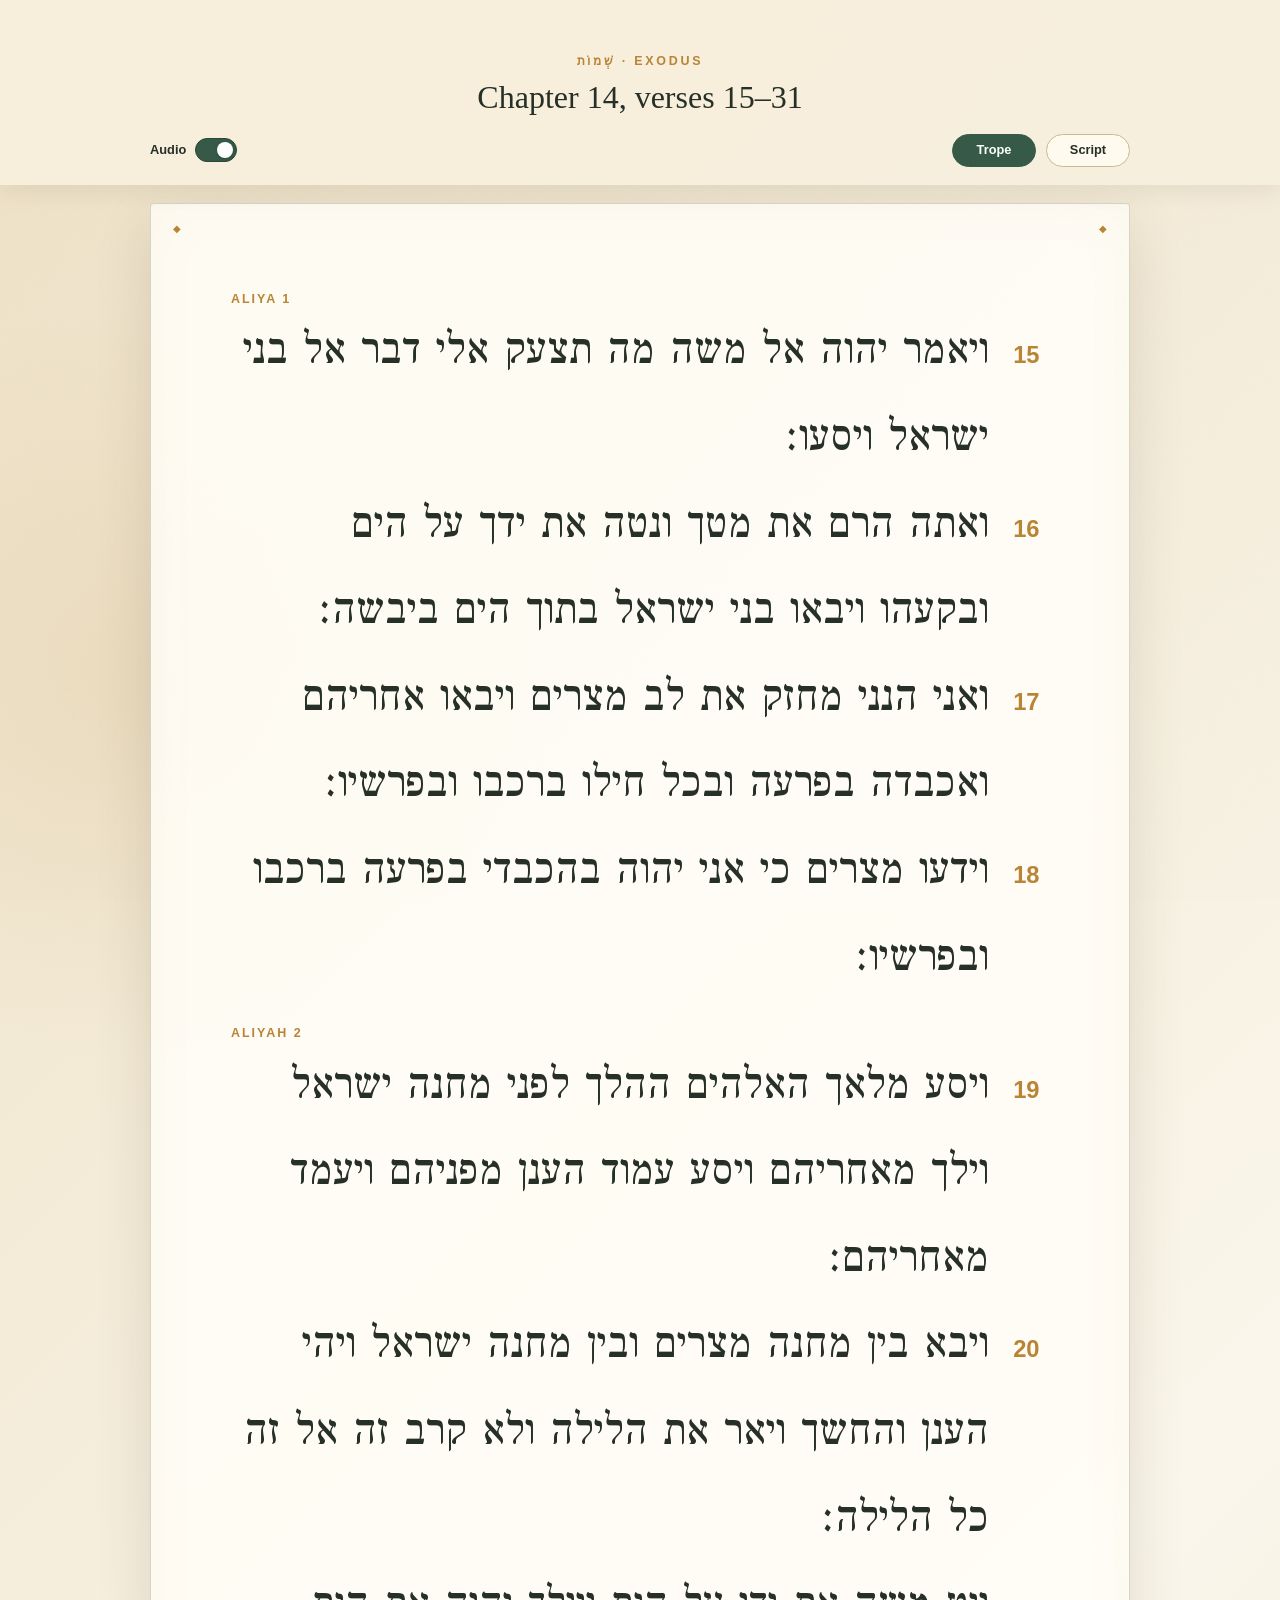
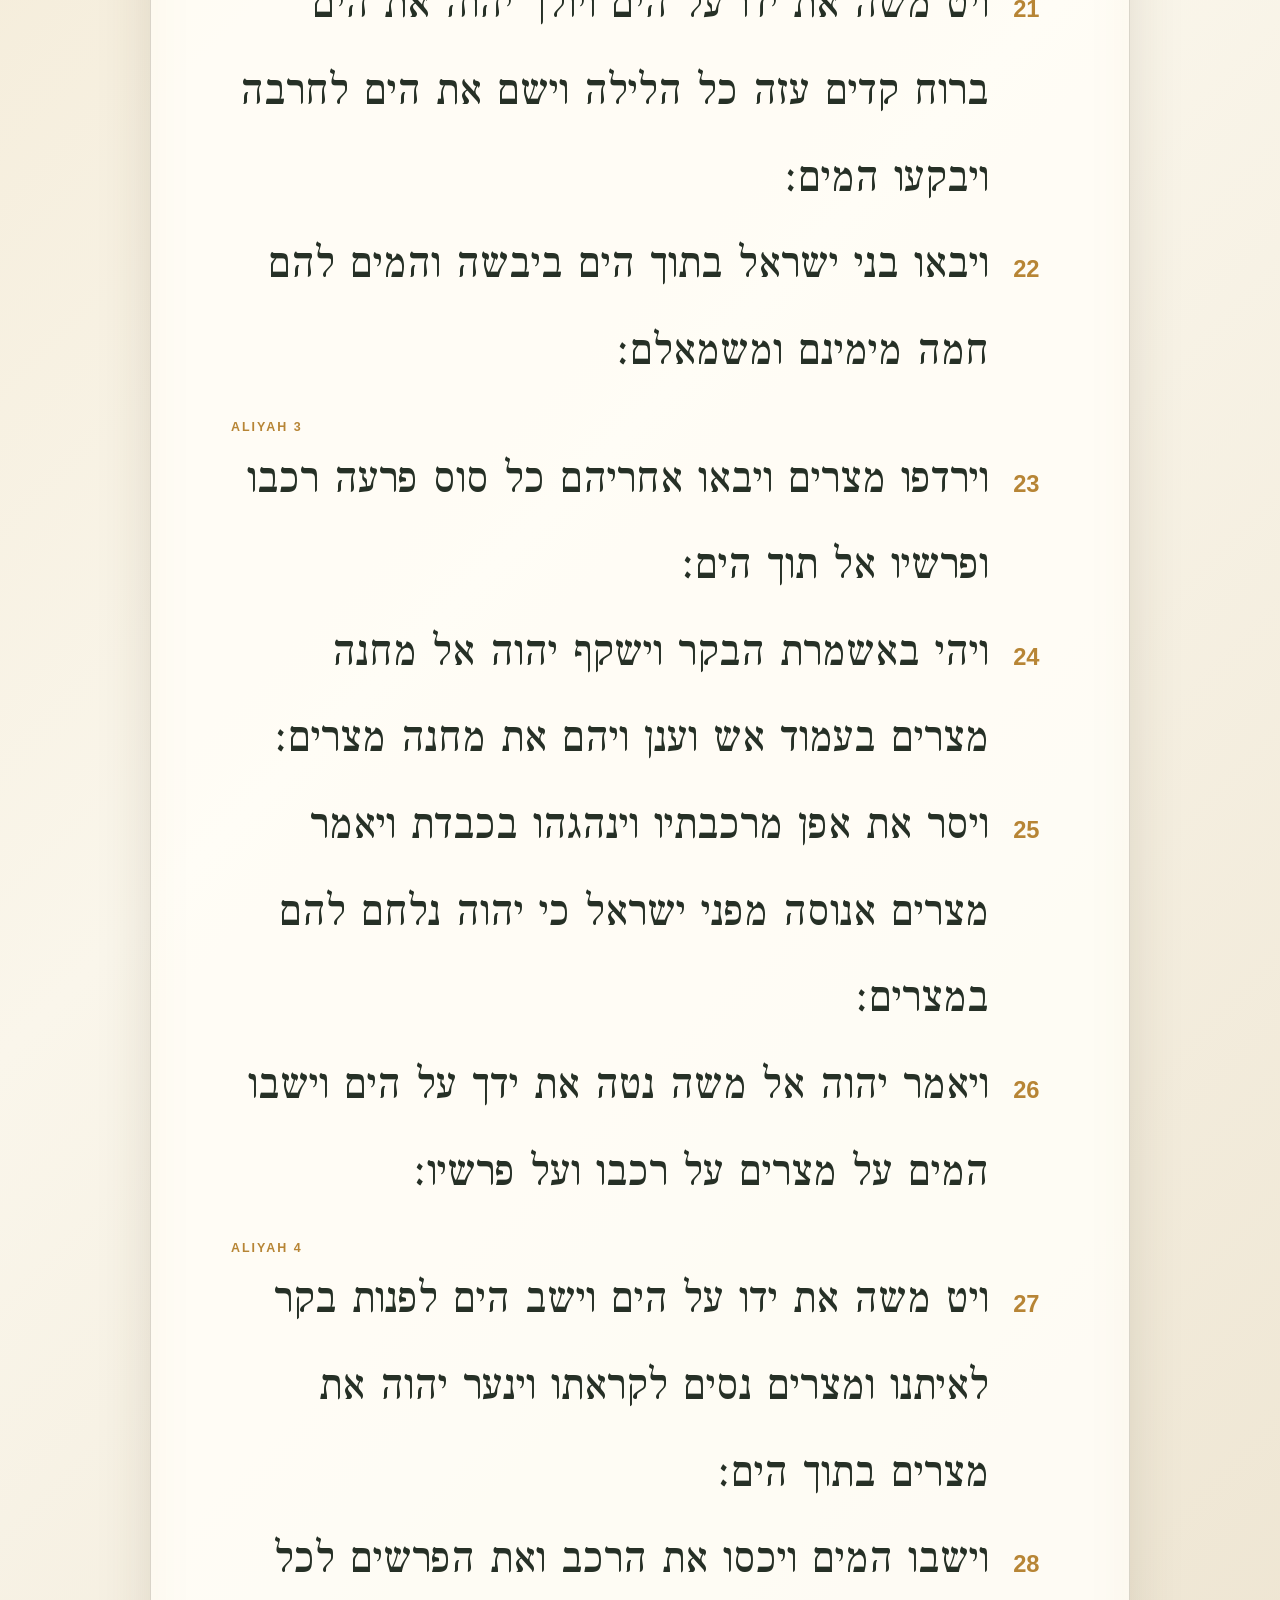
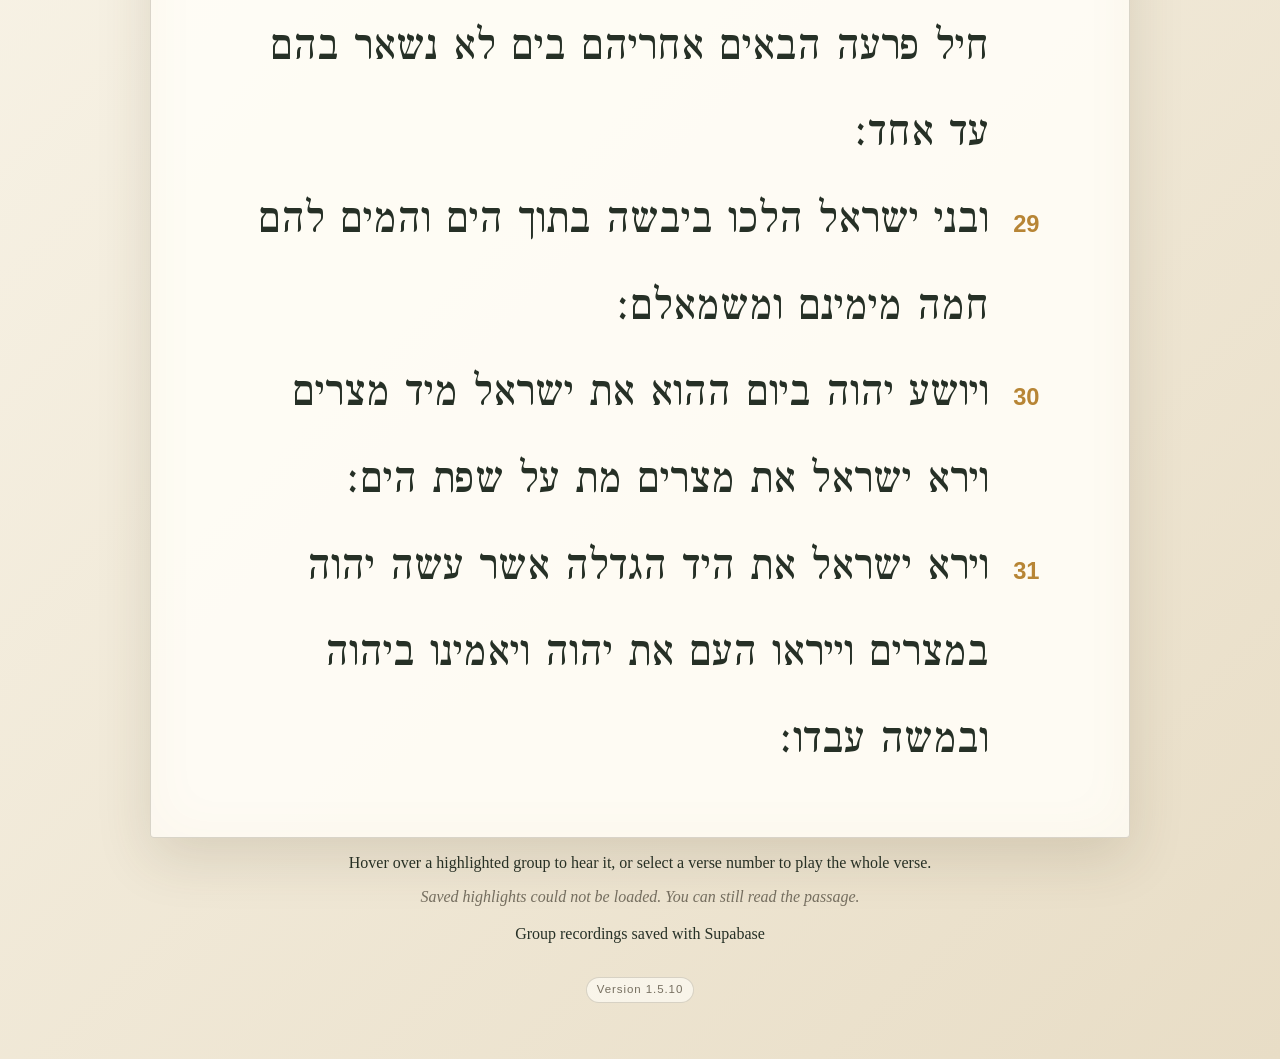
<file: index.html>
<!doctype html>
<html lang="en">
<head>
  <meta charset="utf-8">
  <meta name="viewport" content="width=device-width, initial-scale=1">
  <meta name="theme-color" content="#f3ead6">
  <title>Exodus 14:15–31 · Chant the Verses</title>
  <link rel="preconnect" href="https://fonts.googleapis.com">
  <link rel="preconnect" href="https://fonts.gstatic.com" crossorigin>
  <link href="https://fonts.googleapis.com/css2?family=Frank+Ruhl+Libre:wght@400;600;700&display=swap" rel="stylesheet">
  <link rel="stylesheet" href="styles.css">
</head>
<body>
  <main class="page">
    <header class="page-header">
      <p class="eyebrow">שְׁמוֹת · EXODUS</p>
      <h1>Chapter 14, verses 15–31</h1>
      <div class="record-controls" hidden>
        <button id="record-button" type="button" aria-pressed="false" disabled>Record</button>
        <p id="record-status" role="status"></p>
      </div>

      <div class="display-controls" aria-label="Display and audio options">
        <label class="audio-toggle" for="audio-toggle">
          <span>Audio</span>
          <input id="audio-toggle" type="checkbox" checked>
          <span class="audio-toggle-track" aria-hidden="true"></span>
        </label>
        <span class="display-controls-spacer" aria-hidden="true"></span>
        <button class="display-toggle active" id="trope-toggle" type="button" aria-pressed="true">Trope</button>
        <button class="display-toggle" id="script-toggle" type="button" aria-pressed="false">Script</button>
      </div>
    </header>

    <section class="passage-card" id="passage" aria-label="Exodus chapter 14, verses 15 through 31"></section>

    <p>Hover over a highlighted group to hear it, or select a verse number to play the whole verse.</p>
    <p class="status" id="status" aria-live="polite"></p>
    <section class="recordings-card" id="current-recording" aria-labelledby="recordings-heading" hidden>
      <h2 id="recordings-heading">Current recording</h2>
      <p>Only your current recording is available here. Times are shown in Pacific time.</p>
      <div class="recordings-scroll">
        <table class="recordings-table">
          <thead><tr><th scope="col">Name</th><th scope="col">Start Time</th><th scope="col">Playback</th><th scope="col">Delete</th></tr></thead>
          <tbody id="recordings-list"></tbody>
        </table>
      </div>
    </section>
    <p class="audio-credit">Group recordings saved with Supabase</p>
    <p class="version">Version 1.5.10</p>
  </main>
  <script src="app.js"></script>
  <script src="recordings.js"></script>
</body>
</html>
</file>
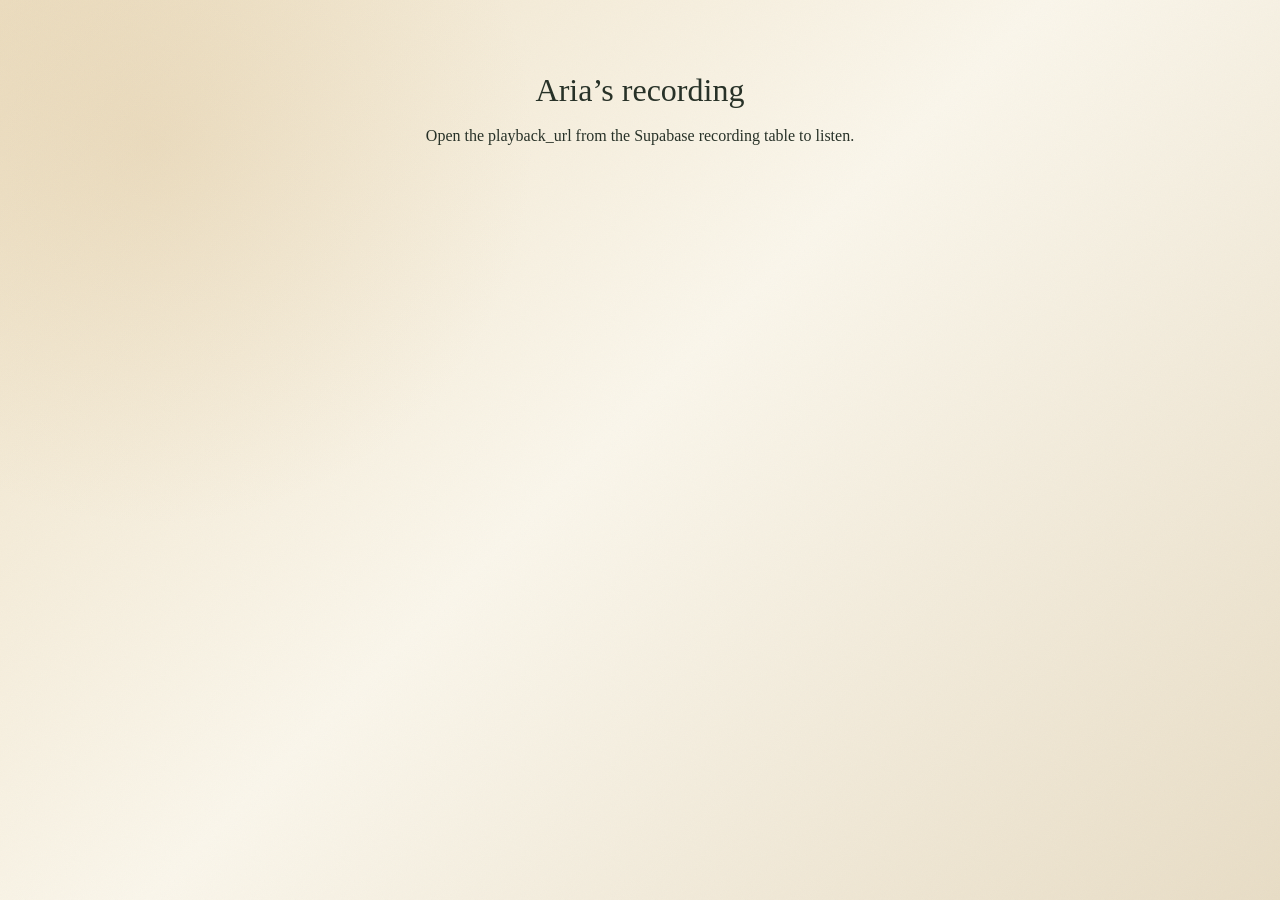
<file: recording.html>
<!doctype html>
<html lang="en">
<head>
  <meta charset="utf-8">
  <meta name="viewport" content="width=device-width, initial-scale=1">
  <meta name="referrer" content="no-referrer">
  <meta name="robots" content="noindex, nofollow">
  <title>Aria · Saved recording</title>
  <link rel="stylesheet" href="styles.css?v=1.5.8">
</head>
<body>
  <main class="page">
    <h1>Aria’s recording</h1>
    <p id="playback-status" role="status">Loading recording…</p>
    <section class="recordings-card" id="saved-recording" hidden>
      <p><strong>Name:</strong> Aria</p>
      <p><strong>Start Time:</strong> <span id="saved-start-time"></span></p>
      <audio id="saved-audio" controls preload="metadata" aria-label="Play Aria’s saved recording"></audio>
    </section>
  </main>
  <script src="recording-player.js?v=1.5.8"></script>
</body>
</html>
</file>
<file: styles.css>
@import url('https://fonts.googleapis.com/css2?family=Frank+Ruhl+Libre:wght@400;600;700&display=swap');

@font-face {
  font-family: "Taamey Frank CLM";
  src: url("fonts/taamey-frank/TTF/TaameyFrankCLM-Medium.ttf") format("truetype");
  font-style: normal;
  font-weight: 400;
  font-display: swap;
}

@font-face {
  font-family: "Stam Ashkenaz CLM";
  src: url("fonts/StamAshkenazCLM.ttf") format("truetype");
  font-style: normal;
  font-weight: 400;
  font-display: swap;
}

:root {
  color-scheme: light;
  --ink: #263026;
  --muted: #766f60;
  --paper: #fffdf7;
  --cream: #f3ead6;
  --gold: #b78535;
  --green: #365a47;
}

* { box-sizing: border-box; }

body {
  margin: 0;
  min-height: 100vh;
  color: var(--ink);
  background:
    radial-gradient(circle at 12% 16%, rgba(183,133,53,.12), transparent 24rem),
    linear-gradient(135deg, #eee1c6, #faf6eb 48%, #e8ddc6);
  font-family: Georgia, serif;
}

body::before {
  content: "";
  position: fixed;
  inset: 0;
  pointer-events: none;
  opacity: .15;
  background-image: url("data:image/svg+xml,%3Csvg xmlns='http://www.w3.org/2000/svg' width='90' height='90'%3E%3Cfilter id='n'%3E%3CfeTurbulence type='fractalNoise' baseFrequency='.8' numOctaves='3' stitchTiles='stitch'/%3E%3C/filter%3E%3Crect width='100%25' height='100%25' filter='url(%23n)' opacity='.2'/%3E%3C/svg%3E");
}

.page {
  width: min(980px, calc(100% - 32px));
  margin: 0 auto;
  padding: 72px 0 56px;
  text-align: center;
}

.page-header {
  position: sticky;
  z-index: 20;
  top: 0;
  margin: -72px calc(50% - 50vw) 18px;
  padding: 54px max(16px, calc((100vw - 980px) / 2)) 0;
  background: rgba(247, 239, 221, .96);
  box-shadow: 0 8px 20px rgba(72,57,31,.08);
  backdrop-filter: blur(8px);
}

.eyebrow {
  margin: 0 0 10px;
  color: var(--gold);
  font: 700 .78rem/1.2 Arial, sans-serif;
  letter-spacing: .22em;
}

h1 { margin: 0 0 18px; font-size: clamp(1.35rem, 3vw, 2rem); font-weight: 400; }

.display-controls {
  display: flex;
  justify-content: flex-end;
  gap: 10px;
  margin: 0;
  padding-bottom: 18px;
}

.display-toggle {
  min-width: 84px;
  border: 1px solid #cab98f;
  border-radius: 999px;
  padding: 9px 16px;
  color: var(--ink);
  background: #fffaf0;
  cursor: pointer;
  font: 600 .8rem/1 Arial, sans-serif;
}

.display-toggle:hover, .display-toggle.active {
  border-color: var(--green);
  color: white;
  background: var(--green);
}

.display-toggle:focus-visible { outline: 3px solid rgba(54,90,71,.4); outline-offset: 3px; }

.passage-card {
  position: relative;
  display: block;
  width: 100%;
  padding: clamp(54px, 8vw, 88px) clamp(25px, 7vw, 80px) 50px;
  border: 1px solid rgba(82,70,45,.22);
  border-radius: 4px;
  color: var(--ink);
  background: rgba(255,253,247,.91);
  box-shadow: 0 20px 55px rgba(72,57,31,.14), inset 0 0 55px rgba(183,133,53,.04);
}

.passage-card::before, .passage-card::after {
  content: "◆";
  position: absolute;
  top: 18px;
  color: var(--gold);
  font-size: .65rem;
}
.passage-card::before { left: 22px; }
.passage-card::after { right: 22px; }

.aliyah-heading {
  margin: 1.65em 0 .45em;
  color: var(--gold);
  font: 700 .78rem/1.2 Arial, sans-serif;
  letter-spacing: .16em;
  text-align: left;
  text-transform: uppercase;
}

.aliyah-heading:first-child { margin-top: 0; }

.verse-row {
  display: flex;
  align-items: baseline;
  gap: .35em;
  text-align: right;
  font-family: "Taamey Frank CLM", "FrankRuehl", "Frank Ruhl Libre", "Times New Roman", serif;
  font-size: clamp(1.7rem, 4.1vw, 2.85rem);
  line-height: 1.9;
}

.verse-number {
  flex: 0 0 auto;
  border: 0;
  border-radius: 999px;
  padding: .15em .4em;
  color: var(--gold);
  background: transparent;
  cursor: pointer;
  font: 600 .52em/1 Arial, sans-serif;
}

.verse-number:hover, .verse-number.playing { color: white; background: var(--green); }
.verse-number:focus-visible { outline: 3px solid rgba(54,90,71,.4); outline-offset: 3px; }
.verse-number:disabled { opacity: .55; cursor: wait; }
.verse-line { unicode-bidi: isolate; }
.word {
  border-radius: .12em;
  box-decoration-break: clone;
  -webkit-box-decoration-break: clone;
}
.word.highlight-1 { color: #76500f; background: #f3d88e; }
.word.highlight-2 { color: #244b3a; background: #bcdac8; }
.word-space.highlight-1 { background: #f3d88e; }
.word-space.highlight-2 { background: #bcdac8; }
.word[data-group-id], .word-space[data-group-id] { cursor: pointer; }
.word.audio-active {
  color: #17251d;
  font-weight: 700;
}
.word-space.audio-active { font-weight: 700; }

.group-audio-controls {
  display: none;
  direction: ltr;
  gap: 3px;
  margin: 0 .2em;
  vertical-align: middle;
}

.group-audio-button {
  display: inline-grid;
  width: 2em;
  height: 2em;
  place-items: center;
  border: 1px solid #cab98f;
  border-radius: 999px;
  padding: 0;
  color: var(--green);
  background: #fffaf0;
  cursor: pointer;
  font: 600 .34em/1 Arial, sans-serif;
}

.group-audio-button:hover { color: white; background: var(--green); border-color: var(--green); }
.group-audio-button.record-group { color: #a43f32; }
.group-audio-button.recording { color: white; background: #a43f32; border-color: #a43f32; animation: recording-pulse 1.2s infinite; }
.group-audio-button:disabled { opacity: .55; cursor: wait; }

@keyframes recording-pulse { 50% { transform: scale(.88); opacity: .75; } }

.script-mode .verse-row {
  font-family: "Stam Ashkenaz CLM", "Taamey Frank CLM", "Frank Ruhl Libre", serif;
  line-height: 1.65;
}

.script-mode .word[class*="highlight-"], .script-mode .word-space[class*="highlight-"] { color: inherit; background: transparent; }
.script-mode .audio-active { font-weight: inherit; }

.corner { position: absolute; top: 16px; left: 50%; transform: translateX(-50%); color: var(--gold); font-family: "FrankRuehl", "Frank Ruhl Libre", serif; }

.verse-text {
  display: block;
  font-family: "Taamey Frank CLM", "FrankRuehl", "Frank Ruhl Libre", "Times New Roman", serif;
  font-size: clamp(2.15rem, 6.2vw, 4.8rem);
  font-weight: 400;
  line-height: 1.95;
  unicode-bidi: isolate;
}

.verse-text span {
  display: inline-block;
  padding: 0 .035em;
  border-radius: .12em;
  transition: color .16s, background .16s, transform .16s;
}


.verse-text span.active { color: #8a5b12; background: #f6e8c5; transform: translateY(-2px); }
.play-hint { display: block; margin-top: 18px; color: var(--muted); direction: ltr; font: .75rem/1 Arial, sans-serif; letter-spacing: .12em; text-transform: uppercase; }
.play-icon { color: var(--gold); margin-right: 6px; }

.controls { display: flex; justify-content: center; align-items: center; gap: 20px; margin: 24px 0 8px; }
.play-button, select { border: 1px solid #cab98f; background: #fffaf0; color: var(--ink); border-radius: 999px; padding: 10px 18px; font: 600 .85rem Arial, sans-serif; }
.play-button { cursor: pointer; }
.play-button:hover { background: var(--green); color: white; border-color: var(--green); }
.controls label { color: var(--muted); font: .78rem Arial, sans-serif; }
select { margin-left: 6px; padding: 8px 12px; }
.status { min-height: 1.3em; color: var(--muted); font-style: italic; }
.version {
  display: inline-block;
  margin: 18px 0 0;
  border: 1px solid rgba(82,70,45,.2);
  border-radius: 999px;
  padding: 6px 10px;
  color: var(--muted);
  background: rgba(255,253,247,.65);
  font: .72rem/1 Arial, sans-serif;
  letter-spacing: .08em;
}

.translation { max-width: 650px; margin: 38px auto 0; padding-top: 25px; border-top: 1px solid rgba(82,70,45,.2); }
.translation h2 { margin: 0 0 8px; color: var(--gold); font: 700 .72rem Arial, sans-serif; letter-spacing: .18em; text-transform: uppercase; }
.translation p { margin: 0; font-size: 1.08rem; line-height: 1.65; }

@media (max-width: 560px) {
  .page { padding-top: 38px; }
  .page-header { margin-top: -38px; padding-top: 28px; }
  .verse-text { line-height: 1.8; }
  .controls { flex-direction: column; gap: 10px; }
}

@media (prefers-reduced-motion: reduce) { * { transition: none !important; animation: none !important; } }

.display-controls-spacer { flex: 1; }
.audio-toggle {
  display: inline-flex;
  align-items: center;
  gap: 9px;
  color: var(--ink);
  cursor: pointer;
  font: 600 .8rem/1 Arial, sans-serif;
}

.audio-toggle input {
  position: absolute;
  width: 1px;
  height: 1px;
  opacity: 0;
}

.audio-toggle-track {
  position: relative;
  width: 42px;
  height: 24px;
  border: 1px solid #cab98f;
  border-radius: 999px;
  background: #e1d8c5;
  transition: background .16s, border-color .16s;
}

.audio-toggle-track::after {
  content: "";
  position: absolute;
  top: 3px;
  left: 3px;
  width: 16px;
  height: 16px;
  border-radius: 50%;
  background: white;
  box-shadow: 0 1px 3px rgba(38,48,38,.35);
  transition: transform .16s;
}

.audio-toggle input:checked + .audio-toggle-track {
  border-color: #294737;
  background: var(--green);
}

.audio-toggle input:checked + .audio-toggle-track::after { transform: translateX(18px); }
.audio-toggle input:focus-visible + .audio-toggle-track { outline: 3px solid rgba(54,90,71,.4); outline-offset: 3px; }
.audio-toggle:has(input:disabled) { color: var(--muted); cursor: default; }
.audio-toggle input:disabled + .audio-toggle-track { opacity: .65; }
.record-controls { margin: 0 auto 16px; }
#record-button { padding: 10px 30px; border: 0; border-radius: 24px; background: var(--green); color: white; font: 600 1rem Arial, sans-serif; cursor: pointer; }
#record-button[aria-pressed="true"] { background: #a63232; }
#record-button:disabled { opacity: .6; cursor: wait; }
#record-status { color: var(--muted); font-size: .85rem; }
.recordings-card { margin: 24px 0; padding: 20px; background: var(--paper); border: 1px solid #d9c9a8; border-radius: 12px; }
.recordings-card h2 { margin-top: 0; font-weight: 400; }
.recordings-card p { color: var(--muted); font-size: .85rem; }
.recordings-scroll { overflow-x: auto; }
.recordings-table { width: 100%; border-collapse: collapse; text-align: left; font: .9rem Arial, sans-serif; }
.recordings-table th, .recordings-table td { padding: 12px 8px; border-bottom: 1px solid #e4dac5; }
.recordings-table input { width: 100%; min-width: 130px; padding: 8px; border: 1px solid #d9c9a8; border-radius: 5px; background: transparent; color: var(--ink); }
.recordings-table audio { width: 240px; }
.recordings-table button { padding: 8px 12px; border: 1px solid #c5a6a0; border-radius: 5px; background: transparent; color: #942f2f; cursor: pointer; }
</file>
